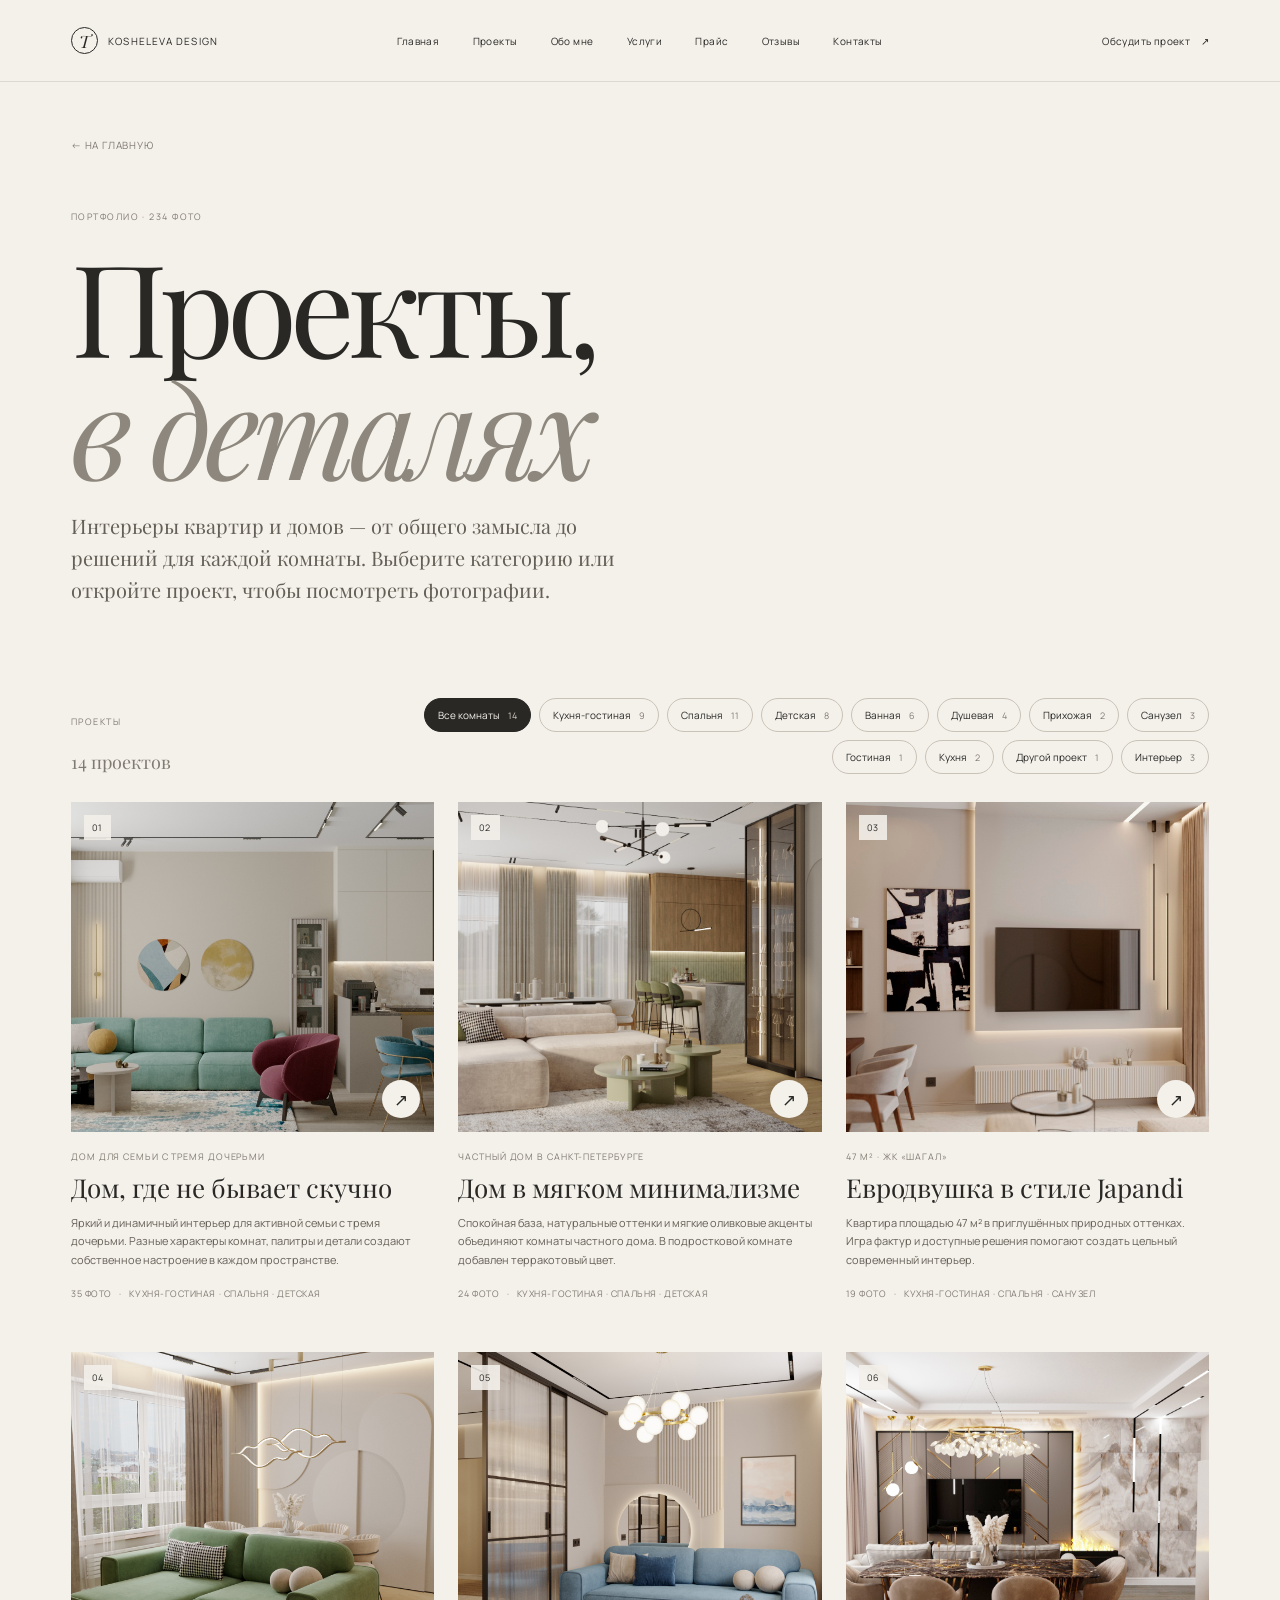
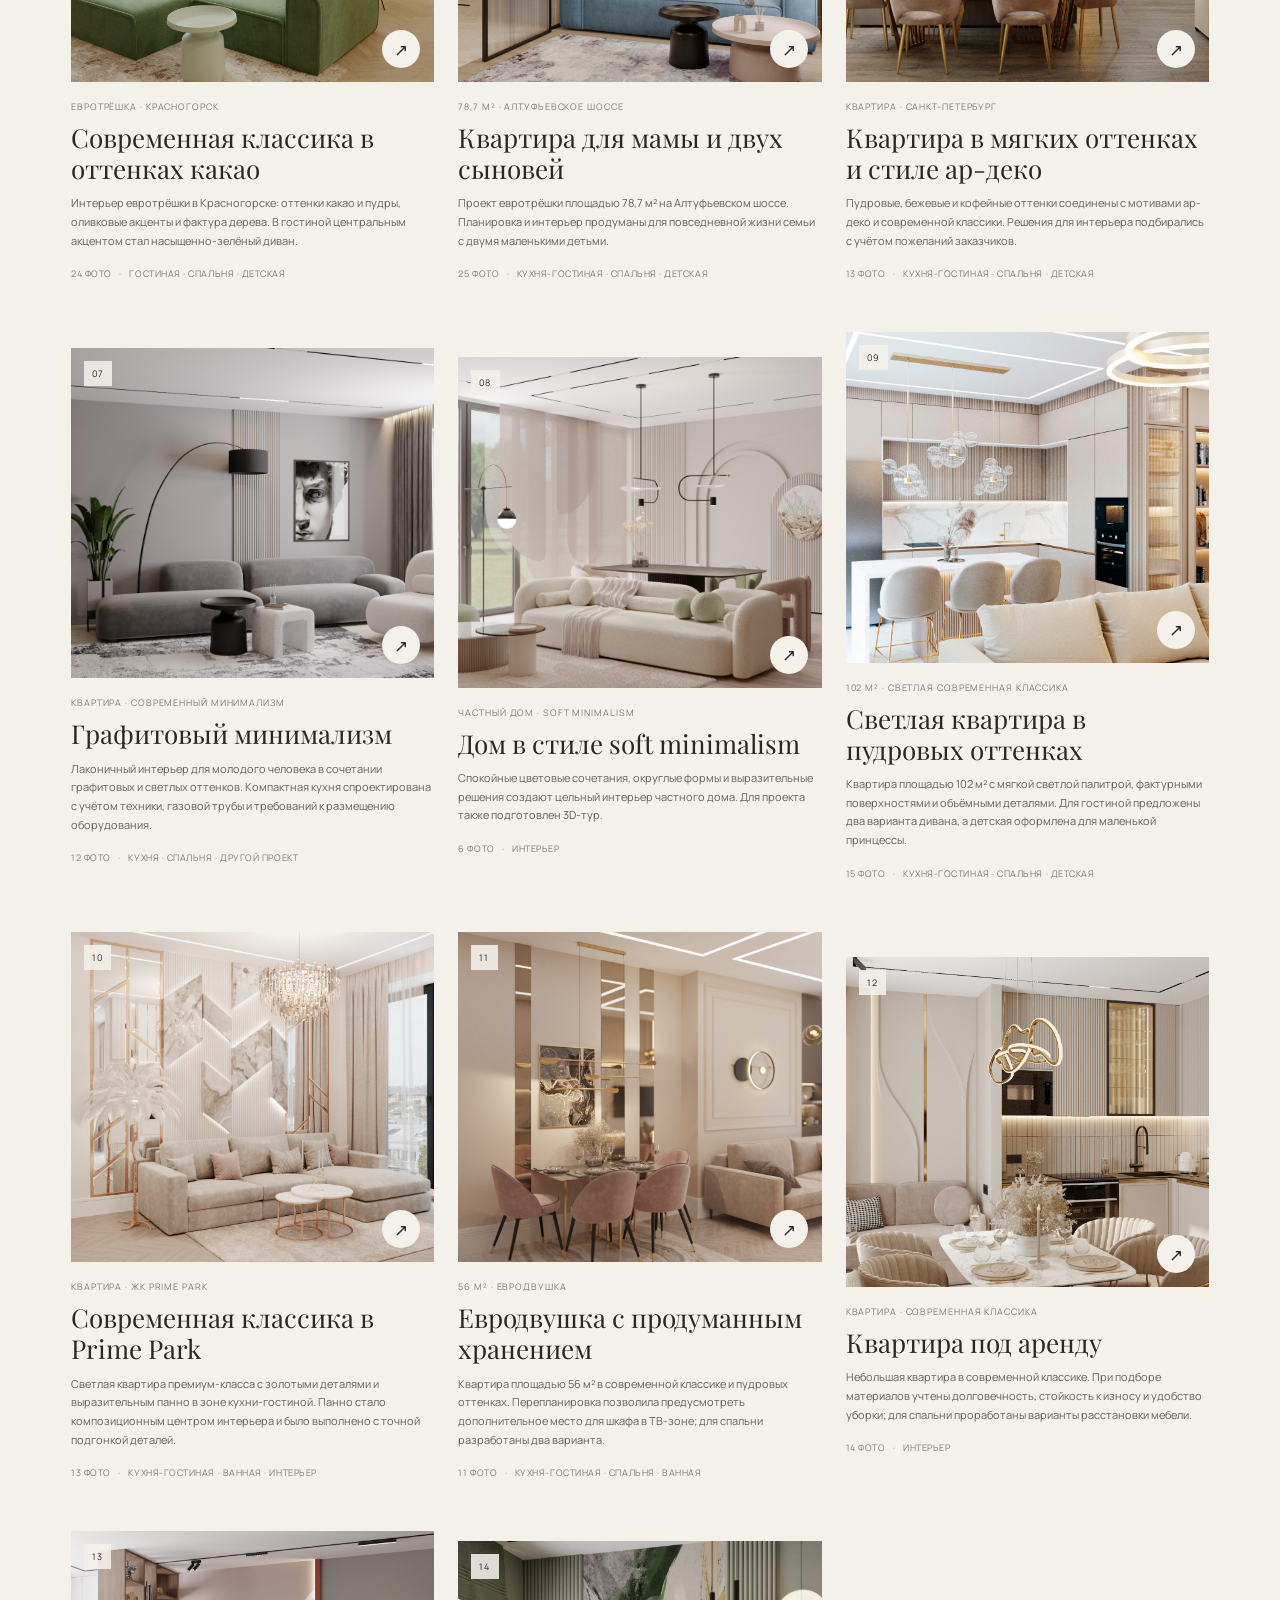
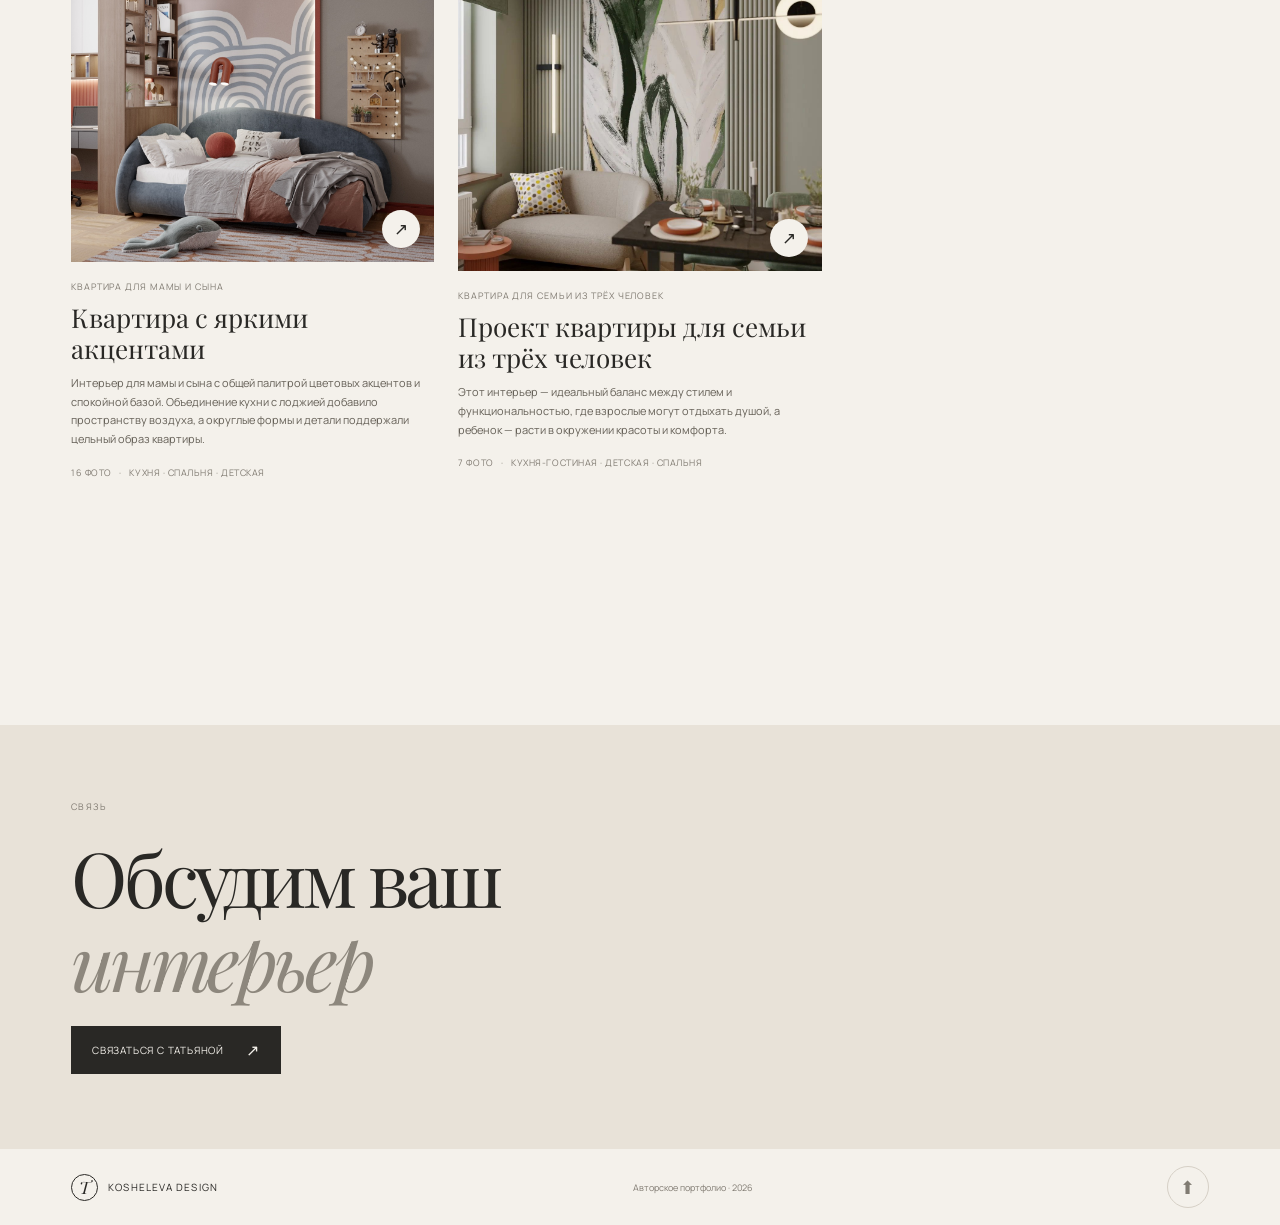
<file: projects.html>
<!doctype html>
<html lang="ru">
<head>
  <meta charset="utf-8">
  <meta name="viewport" content="width=device-width, initial-scale=1">
  <meta name="theme-color" content="#f4f1eb">
  <title>Кошелева - дизайн интерьера</title>
  <meta name="description" content="Реализованные проекты интерьеров. Фотографии квартир и домов с фильтрами по комнатам и проектам.">
  <link rel="preconnect" href="https://fonts.googleapis.com">
  <link rel="preconnect" href="https://fonts.gstatic.com" crossorigin>
  <link href="https://fonts.googleapis.com/css2?family=Manrope:wght@400;500;600&family=Playfair+Display:wght@400;500&display=swap" rel="stylesheet">
  <link rel="stylesheet" href="style.css?v=contacts-20261022">
</head>
<body class="works-page">
  <a class="skip-link" href="#main">Перейти к содержанию</a>
  <header class="site-header" id="top">
    <a class="brand" href="index.html#top" aria-label="На главную"><span class="brand-mark">Т</span><span>Kosheleva design</span></a>
    <button class="menu-toggle" aria-label="Открыть меню" aria-expanded="false" aria-controls="main-nav"><span></span><span></span></button>
    <nav class="nav" id="main-nav" aria-label="Основная навигация">
      <a href="index.html#top">Главная</a><a href="#top" aria-current="page">Проекты</a><a href="index.html#about">Обо мне</a><a href="index.html#services">Услуги</a><a href="index.html#pricing">Прайс</a><a href="index.html#reviews">Отзывы</a><a href="index.html#contact">Контакты</a>
    </nav>
    <a class="header-note" href="index.html#contact">Обсудить проект <span>↗</span></a>
  </header>
  <main id="main">
    <section class="works-intro section">
      <a class="back-link" href="index.html#projects">← На главную</a>
      <p class="eyebrow">ПОРТФОЛИО · <span id="works-photo-total">234</span> ФОТО</p>
      <h1>Проекты,<br><em>в деталях</em></h1>
      <p class="works-lede">Интерьеры квартир и домов — от общего замысла до решений для каждой комнаты. Выберите категорию или откройте проект, чтобы посмотреть фотографии.</p>
    </section>
    <section class="works-catalog section" aria-label="Каталог проектов">
      <div class="works-toolbar"><div><p class="eyebrow">ПРОЕКТЫ</p><p class="works-result" id="works-result" aria-live="polite"></p></div><div class="works-filters" id="works-filters" aria-label="Фильтр по комнатам"></div></div>
      <div class="works-grid" id="works-grid"></div>
    </section>
    <section class="works-contact" aria-labelledby="works-contact-title">
      <p class="eyebrow">СВЯЗЬ</p>
      <h2 id="works-contact-title">Обсудим ваш<br><em>интерьер</em></h2>
      <a class="contact-primary" href="index.html#contact">Связаться с Татьяной <span aria-hidden="true">↗</span></a>
    </section>
  </main>
  <footer class="footer"><a class="brand" href="index.html#top"><span class="brand-mark">Т</span><span>Kosheleva design</span></a><span>Авторское портфолио · <span id="year"></span></span><a class="round-link" href="#top" aria-label="Наверх">⬆</a></footer>

  <dialog class="work-dialog" id="work-dialog" aria-label="Фотографии проекта">
    <button class="work-dialog-close" type="button" aria-label="Закрыть проект">×</button>
    <div class="work-dialog-inner"><header class="work-dialog-head"><p class="eyebrow" id="dialog-kicker"></p><h2 id="dialog-title"></h2><p class="work-dialog-summary" id="dialog-summary"></p></header><div class="room-filters" id="room-filters" aria-label="Фильтр фотографий по комнате"></div><p class="room-result" id="room-result" aria-live="polite"></p><div class="work-photo-grid" id="work-photo-grid"></div></div>
  </dialog>
  <dialog class="photo-viewer" id="photo-viewer" aria-label="Просмотр фотографии"><button class="viewer-close" type="button" aria-label="Закрыть просмотр">×</button><button class="viewer-arrow viewer-prev" type="button" aria-label="Предыдущее фото">←</button><figure><img id="viewer-image" alt=""><figcaption id="viewer-caption"></figcaption></figure><button class="viewer-arrow viewer-next" type="button" aria-label="Следующее фото">→</button></dialog>
  <script src="data.js" defer></script><script src="works-data.js" defer></script><script src="projects.js?v=5d00383" defer></script><script src="menu.js?v=mobile-nav-fix-20261021" defer></script>
</body>
</html>
</file>
<file: style.css>
:root {
    --paper: #f4f1eb;
    --paper-2: #e8e2d8;
    --ink: #292825;
    --muted: #807b72;
    --line: #d6d0c6;
    --serif: 'Playfair Display', Georgia, serif;
    --sans: 'Manrope', Arial, sans-serif;
    --gutter: clamp(22px, 5.55vw, 88px);
    --ease: cubic-bezier(.22, .61, .36, 1)
}

* {
    box-sizing: border-box;
    touch-action: manipulation;
}

html {
    scroll-behavior: smooth;
    scroll-padding-top: 82px
}

body {
    margin: 0;
    background: var(--paper);
    color: var(--ink);
    font-family: var(--sans);
    font-size: 14px;
    -webkit-font-smoothing: antialiased
}

body.dialog-open,
body.menu-open {
    overflow: hidden
}

a {
    color: inherit;
    text-decoration: none
}

button {
    font: inherit;
    color: inherit
}

.skip-link {
    position: absolute;
    left: -999px;
    top: 8px;
    z-index: 99;
    padding: 12px;
    background: #fff
}

.skip-link:focus {
    left: 8px
}

.site-header {
    height: 82px;
    padding: 0 var(--gutter);
    display: grid;
    grid-template-columns: 1fr auto 1fr;
    align-items: center;
    border-bottom: 1px solid rgba(41, 40, 37, .12);
    position: relative;
    z-index: 20
}

.brand {
    display: inline-flex;
    align-items: center;
    gap: 10px;
    font-size: 10px;
    letter-spacing: .12em;
    text-transform: uppercase;
    white-space: nowrap
}

.brand-mark {
    display: grid;
    place-items: center;
    width: 27px;
    height: 27px;
    border: 1px solid var(--ink);
    border-radius: 50%;
    font: italic 17px var(--serif);
    letter-spacing: 0
}

.nav {
    display: flex;
    gap: clamp(18px, 2.6vw, 42px);
    align-items: center
}

.nav a,
.header-note {
    font-size: 10px;
    letter-spacing: .04em;
    transition: opacity .2s
}

.nav a:hover,
.header-note:hover {
    opacity: .55
}

.header-note {
    justify-self: end
}

.header-note span {
    margin-left: 8px
}

.menu-toggle {
    display: none
}

.hero {
    padding: 37px var(--gutter) 0;
    position: relative
}

.hero-copy {
    display: grid;
    grid-template-columns: 1fr 1fr;
    align-items: end;
    padding: 25px 0 38px
}

.eyebrow {
    font-size: 9px;
    letter-spacing: .16em;
    color: var(--muted);
    margin: 0 0 22px
}

.hero-eyebrow {
    grid-column: 1/-1;
    display: flex;
    align-items: center;
    gap: 12px;
    margin-bottom: 25px
}

.eyebrow-line {
    height: 1px;
    width: 31px;
    background: var(--muted)
}

h1,
h2,
h3,
p {
    margin-top: 0
}

h1,
h2 {
    font: 400 clamp(48px, 7vw, 104px)/.98 var(--serif);
    letter-spacing: -.055em;
    margin: 0
}

h1 em,
h2 em,
.contact h2 em {
    font-weight: 400;
    color: #8d877d
}

.hero-copy h1 {
    grid-column: 1/-1;
    max-width: 950px
}

.hero-copy h1 em {
    font-style: italic
}

.hero-bottom {
    grid-column: 2;
    display: flex;
    justify-content: space-between;
    align-items: end;
    padding: 24px 0 0 10px
}

.hero-bottom p {
    max-width: 360px;
    font-size: 12px;
    line-height: 1.85;
    color: #67635c;
    margin: 0
}

.round-link {
    width: 42px;
    height: 42px;
    border: 1px solid var(--line);
    display: grid;
    place-items: center;
    border-radius: 50%;
    font-size: 18px;
    transition: background .25s, color .25s
}

.round-link:hover {
    background: var(--ink);
    color: var(--paper)
}

.hero-image-wrap {
    height: clamp(330px, 48vw, 690px);
    position: relative;
    overflow: hidden;
    background: #d6d0c6
}

.hero-image {
    width: 100%;
    height: 100%;
    object-fit: cover;
    object-position: center 55%;
    display: block
}

.image-caption {
    position: absolute;
    bottom: 0;
    left: 0;
    right: 0;
    padding: 16px 21px;
    color: white;
    display: flex;
    justify-content: space-between;
    font-size: 9px;
    letter-spacing: .1em;
    text-transform: uppercase;
    background: linear-gradient(transparent, rgba(0, 0, 0, .35))
}

.hero-stamp {
    position: absolute;
    right: 6%;
    top: 12%;
    width: 100px;
    height: 100px;
    border: 1px solid rgba(255, 255, 255, .7);
    border-radius: 50%;
    display: grid;
    place-content: center;
    text-align: center;
    color: white;
    font: italic 16px/1.15 var(--serif);
    transform: rotate(9deg)
}

.hero-meta {
    display: flex;
    justify-content: space-between;
    padding: 17px 0 0;
    color: var(--muted);
    font-size: 9px;
    letter-spacing: .05em
}

.section {
    padding: clamp(100px, 13vw, 190px) var(--gutter)
}

.section-heading {
    display: grid;
    grid-template-columns: 1.2fr .8fr;
    align-items: end;
    margin-bottom: 72px
}

.section-heading h2,
.about h2,
.services h2,
.reviews h2 {
    font-size: clamp(55px, 7.6vw, 110px)
}

.section-heading h2 em,
.about h2 em,
.services h2 em,
.reviews h2 em {
    font-style: italic
}

.section-intro {
    max-width: 340px;
    justify-self: end;
    font: 18px/1.65 var(--serif);
    color: #5f5b54;
    margin: 0 0 7px
}

.project-grid {
    display: grid;
    grid-template-columns: 1fr 1fr;
    column-gap: clamp(22px, 6vw, 94px);
    row-gap: 95px
}

.project-card {
    position: relative;
    display: block;
    text-align: left;
    padding: 0;
    border: 0;
    background: none;
    cursor: pointer;
    min-width: 0
}

.project-card-2,
.project-card-4 {
    margin-top: 105px
}

.project-card-3 {
    width: 82%;
    margin-left: 11%
}

.project-card-5 {
    width: 84%;
    margin-left: 8%;
    margin-top: -48px
}

.project-photo {
    display: block;
    overflow: hidden;
    position: relative;
    background: #ddd6ca;
    aspect-ratio: 1.35
}

.project-card-2 .project-photo {
    aspect-ratio: 1.03
}

.project-card-3 .project-photo {
    aspect-ratio: 1.05
}

.project-card-4 .project-photo {
    aspect-ratio: 1.25
}

.project-card-5 .project-photo {
    aspect-ratio: 1.5
}

.project-photo img {
    display: block;
    width: 100%;
    height: 100%;
    object-fit: cover;
    transition: transform .8s var(--ease), filter .5s
}

.project-card:hover .project-photo img {
    transform: scale(1.035);
    filter: brightness(.92)
}

.project-open {
    position: absolute;
    right: 16px;
    bottom: 16px;
    width: 42px;
    height: 42px;
    background: var(--paper);
    border-radius: 50%;
    display: grid;
    place-items: center;
    font-size: 18px;
    opacity: 0;
    transform: translateY(5px);
    transition: .25s
}

.project-card:hover .project-open,
.project-card:focus-visible .project-open {
    opacity: 1;
    transform: none
}

.project-meta {
    display: flex;
    flex-direction: column;
    gap: 6px;
    padding-top: 17px
}

.project-title {
    font: 26px var(--serif)
}

.project-kind {
    font-size: 9px;
    color: var(--muted);
    letter-spacing: .04em
}

.project-kind i {
    font-style: normal;
    padding: 0 4px
}

.project-count {
    position: absolute;
    right: 0;
    bottom: 19px;
    font-size: 9px;
    color: var(--muted)
}

.sample-note {
    font-size: 9px;
    line-height: 1.7;
    color: var(--muted);
    letter-spacing: .03em;
    margin: 40px 0 0
}

.about {
    display: grid;
    grid-template-columns: .92fr 1.08fr;
    gap: clamp(40px, 10vw, 150px);
    align-items: center;
    background: var(--paper-2);
    padding-top: clamp(90px, 12vw, 170px);
    padding-bottom: clamp(90px, 12vw, 170px)
}

.about-photo {
    height: clamp(420px, 58vw, 740px);
    position: relative;
    max-width: 570px
}

.about-photo img {
    width: 100%;
    height: 100%;
    object-fit: cover;
    object-position: center top
}

.photo-index {
    position: absolute;
    bottom: 17px;
    left: 17px;
    color: white;
    font-size: 8px;
    letter-spacing: .14em
}

.about-copy {
    position: relative;
    padding: 30px 0
}

.about-copy h2 {
    margin-bottom: 40px
}

.about-text {
    font-size: 12px;
    line-height: 1.9;
    color: #625e57;
    max-width: 460px
}

.signature {
    display: flex;
    align-items: center;
    gap: 14px;
    margin-top: 34px;
    font: italic 18px var(--serif)
}

.signature-line {
    width: 38px;
    height: 1px;
    background: var(--ink)
}

.about-number {
    position: absolute;
    right: 0;
    bottom: 0;
    font: italic 60px var(--serif);
    color: rgba(41, 40, 37, .12)
}

.services {
    display: grid;
    grid-template-columns: .8fr 1.2fr;
    gap: 10vw
}

.services-head {
    position: sticky;
    top: 120px;
    align-self: start
}

.services h2 {
    margin-bottom: 30px
}

.services-head>p:last-child {
    font: 16px/1.7 var(--serif);
    color: #716b62;
    max-width: 300px
}

.service-list {
    border-top: 1px solid var(--line)
}

.service-row {
    display: grid;
    grid-template-columns: 42px 1fr 1fr 20px;
    gap: 14px;
    align-items: center;
    min-height: 112px;
    border-bottom: 1px solid var(--line)
}

.service-no {
    font-size: 9px;
    color: var(--muted)
}

.service-row h3 {
    font: 24px var(--serif);
    font-weight: 400;
    margin: 0
}

.service-row p {
    font-size: 10px;
    line-height: 1.7;
    color: var(--muted);
    max-width: 235px;
    margin: 0
}

.service-arrow {
    font-size: 17px;
    color: var(--muted)
}

.quote-band {
    background: #30302d;
    color: #f4f1eb;
    min-height: 320px;
    padding: 70px var(--gutter);
    display: flex;
    flex-direction: column;
    align-items: center;
    justify-content: center;
    text-align: center
}

.quote-mark {
    font: 60px/.6 var(--serif);
    color: #aba398
}

.quote-band p {
    font: clamp(27px, 4vw, 49px)/1.25 var(--serif);
    max-width: 780px;
    margin: 22px auto 28px
}

.quote-band em {
    color: #b6afa3
}

.quote-rule {
    width: 38px;
    height: 1px;
    background: #a49d92
}

.reviews {
    background: #e9e4db
}

.reviews-head {
    display: flex;
    justify-content: space-between;
    align-items: end
}

.reviews h2 {
    margin-bottom: 0
}

.review-controls {
    display: flex;
    align-items: center;
    gap: 16px;
    padding-bottom: 10px;
    font-size: 9px;
    color: var(--muted)
}

.review-arrow {
    width: 38px;
    height: 38px;
    border-radius: 50%;
    border: 1px solid #bfb8ad;
    background: none;
    font-size: 16px;
    cursor: pointer;
    transition: .2s
}

.review-arrow:hover {
    background: var(--ink);
    color: white
}

.review-stage {
    min-height: 310px;
    display: grid;
    align-items: center;
    max-width: 840px;
    margin: 26px auto 0
}

.review-stage blockquote {
    margin: 0
}

.review-quote {
    font: 65px/.6 var(--serif);
    color: #9c958a
}

.review-stage blockquote>p {
    font: clamp(25px, 3.4vw, 44px)/1.4 var(--serif);
    max-width: 800px;
    margin: 8px 0 28px
}

.review-stage footer {
    display: flex;
    gap: 20px;
    font-size: 9px;
    letter-spacing: .08em;
    text-transform: uppercase;
    color: var(--muted)
}

.footer {
    min-height: 76px;
    padding: 16px var(--gutter);
    display: flex;
    align-items: center;
    justify-content: space-between;
    background: var(--paper);
    font-size: 9px;
    color: var(--muted)
}

.footer .brand {
    color: var(--ink)
}

.project-dialog {
    border: 0;
    padding: 0;
    width: min(100%, 1100px);
    max-width: none;
    height: 100%;
    max-height: 100%;
    background: var(--paper);
    color: var(--ink);
    overflow: auto
}

.project-dialog::backdrop {
    background: rgba(20, 19, 17, .76);
    backdrop-filter: blur(4px)
}

.dialog-close {
    position: fixed;
    z-index: 3;
    top: 20px;
    right: 24px;
    width: 48px;
    height: 48px;
    border: 1px solid rgba(41, 40, 37, .35);
    background: var(--paper);
    border-radius: 50%;
    font-size: 28px;
    line-height: 1;
    cursor: pointer
}

.dialog-content {
    padding: 70px clamp(20px, 6vw, 78px) 40px
}

.dialog-head {
    max-width: 760px;
    margin: 0 auto 36px
}

.dialog-head h2 {
    font-size: clamp(44px, 7vw, 78px);
    margin-bottom: 12px
}

.dialog-head>p:not(.eyebrow) {
    font-size: 10px;
    color: var(--muted)
}

.dialog-head .dialog-description {
    font: 17px/1.7 var(--serif) !important;
    color: var(--ink) !important;
    max-width: 620px;
    margin-top: 24px
}

.dialog-gallery {
    display: grid;
    gap: 12px
}

.dialog-photo {
    display: none;
    margin: 0;
    aspect-ratio: 1.55;
    background: #ddd6ca
}

.dialog-photo.is-active {
    display: block
}

.dialog-photo img {
    width: 100%;
    height: 100%;
    object-fit: cover
}

.dialog-controls {
    display: flex;
    align-items: center;
    justify-content: center;
    gap: 20px;
    padding: 22px
}

.dialog-controls button {
    border: 1px solid var(--line);
    background: none;
    width: 40px;
    height: 40px;
    border-radius: 50%;
    font-size: 17px;
    cursor: pointer
}

.dialog-image-count {
    font-size: 9px;
    color: var(--muted)
}

:focus-visible {
    outline: 2px solid #8c6044;
    outline-offset: 4px
}

@media(max-width:800px) {
    .site-header {
        height: 68px;
        grid-template-columns: 1fr auto
    }

    .header-note {
        display: none
    }

    .menu-toggle {
        display: flex;
        justify-self: end;
        width: 42px;
        height: 42px;
        border: 0;
        background: none;
        flex-direction: column;
        justify-content: center;
        gap: 6px;
        cursor: pointer;
        z-index: 3
    }

    .menu-toggle span {
        height: 1px;
        width: 22px;
        background: var(--ink);
        transition: transform .2s
    }

    .menu-toggle[aria-expanded=true] span:first-child {
        transform: translateY(3.5px) rotate(45deg)
    }

    .menu-toggle[aria-expanded=true] span:last-child {
        transform: translateY(-3.5px) rotate(-45deg)
    }

    .nav {
        position: fixed;
        inset: 0;
        height: 100vh;
        height: 100dvh;
        box-sizing: border-box;
        background: var(--paper);
        z-index: 2;
        display: flex;
        flex-direction: column;
        align-items: flex-start;
        justify-content: center;
        padding: max(78px, calc(env(safe-area-inset-top) + 68px)) var(--gutter) max(28px, env(safe-area-inset-bottom));
        gap: 12px;
        overflow-y: auto;
        overscroll-behavior: contain;
        -webkit-overflow-scrolling: touch;
        opacity: 0;
        visibility: hidden;
        transition: opacity .25s, visibility .25s
    }

    .nav.is-open {
        opacity: 1;
        visibility: visible
    }

    .nav a {
        padding: 5px 0;
        font: clamp(28px, 7vw, 38px)/1.15 var(--serif)
    }

    .hero {
        padding-top: 20px
    }

    .hero-copy {
        padding: 36px 0 26px
    }

    .hero h1 {
        font-size: clamp(53px, 11vw, 90px)
    }

    .hero-bottom {
        grid-column: 1/-1;
        padding: 24px 0 0
    }

    .hero-image-wrap {
        height: 65vh;
        min-height: 400px;
        max-height: 620px
    }

    .hero-meta span:last-child {
        display: none
    }

    .section-heading {
        grid-template-columns: 1fr;
        gap: 24px;
        margin-bottom: 42px
    }

    .section-intro {
        justify-self: start;
        font-size: 16px
    }

    .project-grid {
        column-gap: 22px;
        row-gap: 50px
    }

    .project-card-2,
    .project-card-4 {
        margin-top: 55px
    }

    .project-card-3 {
        width: 92%;
        margin-left: 4%
    }

    .project-card-5 {
        width: 92%;
        margin-left: 4%;
        margin-top: -20px
    }

    .project-title {
        font-size: 21px
    }

    .about {
        gap: 38px;
        grid-template-columns: .85fr 1.15fr
    }

    .about-photo {
        height: 520px
    }

    .about h2 {
        font-size: clamp(48px, 8vw, 74px)
    }

    .services {
        grid-template-columns: 1fr;
        gap: 35px
    }

    .services-head {
        position: static
    }

    .services h2 {
        font-size: 72px
    }

    .service-row {
        grid-template-columns: 30px 1fr 20px;
        padding: 20px 0
    }

    .service-row p {
        grid-column: 2;
        grid-row: 2;
        max-width: 340px
    }

    .service-arrow {
        grid-column: 3;
        grid-row: 1
    }

    .review-stage {
        min-height: 260px
    }

    .contact-orbit {
        right: -4%;
        top: 38%
    }
}

@media(max-width:540px) {
    :root {
        --gutter: 22px
    }

    .hero {
        padding-top: 7px
    }

    .hero-copy {
        padding: 31px 0 22px
    }

    .hero-eyebrow {
        font-size: 8px;
        margin-bottom: 19px
    }

    .hero h1 {
        font-size: clamp(47px, 12.8vw, 68px);
        line-height: 1.01
    }

    .hero-bottom p {
        font-size: 11px;
        max-width: 265px
    }

    .round-link {
        width: 38px;
        height: 38px;
        flex: none
    }

    .hero-image-wrap {
        height: 68vh;
        min-height: 390px;
        max-height: 570px
    }

    .hero-stamp {
        width: 77px;
        height: 77px;
        font-size: 12px;
        right: 5%;
        top: 8%
    }

    .image-caption {
        font-size: 7px;
        padding: 12px
    }

    .hero-meta {
        font-size: 8px
    }

    .section {
        padding: 90px var(--gutter)
    }

    .section-heading h2,
    .reviews h2 {
        font-size: 61px
    }

    .project-grid {
        grid-template-columns: 1fr;
        row-gap: 38px
    }

    .project-card-2,
    .project-card-4,
    .project-card-5 {
        margin: 0;
        width: 100%
    }

    .project-card-3 {
        width: 90%;
        margin-left: 10%
    }

    .project-photo,
    .project-card-2 .project-photo,
    .project-card-3 .project-photo,
    .project-card-4 .project-photo,
    .project-card-5 .project-photo {
        aspect-ratio: 1.15
    }

    .project-title {
        font-size: 24px
    }

    .project-count {
        bottom: 18px
    }

    .sample-note {
        margin-top: 28px
    }

    .about {
        grid-template-columns: 1fr;
        padding-top: 82px;
        padding-bottom: 80px;
        gap: 36px
    }

    .about-photo {
        height: 105vw;
        max-height: 530px;
        width: 82%
    }

    .about-copy {
        padding: 0
    }

    .about h2 {
        font-size: clamp(55px, 14vw, 75px);
        margin-bottom: 28px
    }

    .about-number {
        font-size: 46px
    }

    .services {
        padding-top: 90px;
        padding-bottom: 90px
    }

    .services h2 {
        font-size: 61px
    }

    .service-row h3 {
        font-size: 22px
    }

    .service-row p {
        font-size: 9px
    }

    .quote-band {
        min-height: 270px;
        padding-top: 60px;
        padding-bottom: 60px
    }

    .quote-band p {
        font-size: 30px
    }

    .reviews-head {
        align-items: end
    }

    .review-controls {
        gap: 8px
    }

    .review-arrow {
        width: 34px;
        height: 34px
    }

    .review-stage {
        min-height: 290px;
        margin-top: 10px
    }

    .review-stage blockquote>p {
        font-size: 28px
    }

    .review-stage footer {
        flex-direction: column;
        gap: 8px
    }

    .contact {
        padding-top: 70px;
        padding-bottom: 65px
    }

    .contact-top {
        align-items: flex-start;
        gap: 10px;
        margin-bottom: 40px
    }

    .contact-top>span {
        max-width: 135px;
        text-align: right;
        font-size: 9px
    }

    .contact h2 {
        font-size: clamp(48px, 12.2vw, 65px)
    }

    .contact-bottom {
        margin-top: 33px;
        display: block
    }

    .contact-bottom>p {
        font-size: 15px;
        margin-bottom: 25px;
        max-width: 270px
    }

    .contact-actions {
        gap: 16px
    }

    .contact-primary {
        min-height: 50px
    }

    .contact-orbit {
        top: 47%;
        right: -13%;
        width: 150px;
        height: 150px
    }

    .contact-hint {
        max-width: 200px
    }

    .footer {
        gap: 12px;
        flex-wrap: wrap
    }

    .footer>span {
        order: 3;
        width: 100%
    }

    .dialog-content {
        padding: 76px 18px 28px
    }

    .dialog-close {
        top: 12px;
        right: 12px;
        width: 42px;
        height: 42px
    }

    .dialog-photo {
        aspect-ratio: .9
    }

    .dialog-head .dialog-description {
        font-size: 15px !important
    }
}

@media(prefers-reduced-motion:reduce) {

    *,
    *::before,
    *::after {
        scroll-behavior: auto !important;
        animation-duration: .01ms !important;
        animation-iteration-count: 1 !important;
        transition-duration: .01ms !important
    }
}

/* Отзывы: все тексты видны сразу, в удобной адаптивной сетке. */
.reviews-total {
    margin: 0 0 10px;
    color: var(--muted);
    font-size: 10px;
    letter-spacing: .12em;
    text-transform: uppercase;
}

.review-grid {
    display: grid;
    grid-template-columns: repeat(2, minmax(0, 1fr));
    gap: 18px;
    margin-top: 42px;
}

.review-card {
    position: relative;
    display: flex;
    gap: 18px;
    min-width: 0;
    padding: clamp(24px, 3.2vw, 42px);
    background: #f4f1eb;
    border: 1px solid rgba(44, 42, 38, .08);
}

.review-card-mark {
    flex: 0 0 auto;
    color: #aaa295;
    font: 54px/.8 var(--serif);
}

.review-card blockquote {
    min-width: 0;
    margin: 0;
}

.review-card blockquote p {
    margin: 0 0 28px;
    color: var(--ink);
    font: 17px/1.75 var(--serif);
    white-space: pre-line;
}

.review-card footer {
    display: flex;
    flex-wrap: wrap;
    align-items: baseline;
    justify-content: space-between;
    gap: 10px 16px;
    padding-top: 16px;
    border-top: 1px solid #d9d3c9;
}

.review-author {
    color: var(--ink);
    font-size: 10px;
    font-weight: 600;
    letter-spacing: .12em;
}

.review-number {
    color: var(--muted);
    font-size: 9px;
    letter-spacing: .1em;
}

@media (max-width: 720px) {
    .review-grid {
        grid-template-columns: 1fr;
        gap: 12px;
        margin-top: 28px;
    }

    .review-card {
        padding: 24px 20px;
        gap: 12px;
    }

    .review-card-mark {
        font-size: 42px;
    }

    .review-card blockquote p {
        font-size: 16px;
        line-height: 1.7;
    }
}


/* Реальные проекты на главной и отдельный каталог работ. */
.project-card-2, .project-card-3, .project-card-4, .project-card-5,
.project-card:nth-child(n) { width: auto; margin: 0; }
.project-card:nth-child(n) .project-photo { aspect-ratio: 1.35; }
.project-card { cursor: pointer; }
.project-card:focus-visible, .works-card:focus-visible, .filter-chip:focus-visible,
.room-chip:focus-visible, .work-photo:focus-visible { outline: 2px solid #726b5e; outline-offset: 4px; }
.project-meta { padding-right: 78px; padding-bottom: 20px; }
.project-description { max-width: 620px; margin-top: 5px; color: #5f5b54; font-size: 12px; line-height: 1.7; }
.project-count { bottom: 21px; }
.projects-all-link { display: flex; justify-content: space-between; align-items: center; width: min(100%, 480px); margin: 76px auto 0; padding: 19px 0; border-top: 1px solid var(--line); border-bottom: 1px solid var(--line); font-size: 11px; letter-spacing: .1em; text-transform: uppercase; }
.projects-all-link span { font-size: 18px; transition: transform .25s var(--ease); }
.projects-all-link:hover span { transform: translate(4px,-4px); }

.works-intro { padding-top: 52px; padding-bottom: 60px; }
.back-link { display: inline-block; margin-bottom: 58px; color: var(--muted); font-size: 10px; letter-spacing: .08em; text-transform: uppercase; }
.works-intro h1 { margin: 16px 0 22px; font: clamp(64px, 10vw, 142px)/.95 var(--serif); letter-spacing: -.055em; }
.works-intro h1 em, .works-contact h2 em { font-weight: 400; }
.works-lede { max-width: 580px; margin: 0; color: #656057; font: 20px/1.6 var(--serif); }
.works-catalog { padding-top: 32px; }
.works-toolbar { display: flex; justify-content: space-between; align-items: end; gap: 28px; margin-bottom: 28px; }
.works-result { margin: 8px 0 0; color: var(--muted); font: 18px var(--serif); }
.works-filters, .room-filters { display: flex; flex-wrap: wrap; gap: 8px; }
.works-filters { justify-content: end; max-width: 820px; }
.filter-chip, .room-chip { display: inline-flex; align-items: center; gap: 8px; border: 1px solid #c9c2b7; border-radius: 999px; background: transparent; padding: 9px 13px; font-size: 10px; cursor: pointer; transition: background .2s, color .2s, border-color .2s; }
.filter-chip span, .room-chip span { color: var(--muted); font-size: 9px; }
.filter-chip:hover, .room-chip:hover, .filter-chip.is-active, .room-chip.is-active { background: var(--ink); border-color: var(--ink); color: var(--paper); }
.filter-chip.is-active span, .room-chip.is-active span { color: #d9d3c9; }
.works-grid { display: grid; grid-template-columns: repeat(3, minmax(0, 1fr)); gap: 52px 24px; }
.works-card { display: block; width: 100%; padding: 0; border: 0; background: none; text-align: left; cursor: pointer; }
.works-card-photo { position: relative; display: block; overflow: hidden; aspect-ratio: 1.1; background: #e5dfd4; }
.works-card-photo img { display: block; width: 100%; height: 100%; object-fit: cover; transition: transform .7s var(--ease); }
.works-card:hover .works-card-photo img { transform: scale(1.035); }
.works-card-arrow { position: absolute; right: 14px; bottom: 14px; display: grid; place-items: center; width: 38px; height: 38px; border-radius: 50%; background: var(--paper); font-size: 17px; transition: transform .2s; }
.works-card:hover .works-card-arrow { transform: translate(3px,-3px); }
.works-card-index { position: absolute; top: 13px; left: 13px; padding: 6px 8px; background: rgba(244,241,235,.88); font-size: 9px; letter-spacing: .12em; }
.works-card-copy { display: flex; flex-direction: column; align-items: start; padding-top: 18px; }
.works-card-kicker { margin-bottom: 9px; color: var(--muted); font-size: 9px; letter-spacing: .1em; text-transform: uppercase; }
.works-card-title { font: 26px/1.2 var(--serif); }
.works-card-summary { margin-top: 10px; color: #656057; font-size: 11px; line-height: 1.7; }
.works-card-meta { margin-top: 17px; color: var(--muted); font-size: 9px; letter-spacing: .06em; text-transform: uppercase; }
.works-card-meta i { padding: 0 5px; font-style: normal; }
.works-contact { position: relative; margin-top: 80px; padding: 75px var(--gutter); background: var(--paper-2); }
.works-contact h2 { margin: 15px 0 0; font: clamp(38px, 6vw, 76px)/1.1 var(--serif); }
.works-contact .round-link { position: absolute; right: var(--gutter); bottom: 70px; }
.work-dialog { position: fixed; inset: auto; width: min(1100px, calc(100vw - 36px)); max-width: none; height: min(92dvh, 1000px); max-height: none; margin: auto; padding: 0; overflow: auto; border: 0; background: var(--paper); color: var(--ink); box-shadow: 0 24px 90px rgba(28,25,21,.28); }
.work-dialog::backdrop { background: rgba(28,25,21,.68); backdrop-filter: blur(4px); }
.work-dialog-close { position: sticky; z-index: 2; top: 14px; float: right; display: grid; place-items: center; width: 42px; height: 42px; margin: 14px 14px -56px 0; border: 1px solid #c9c2b7; border-radius: 50%; background: var(--paper); font-size: 26px; cursor: pointer; }
.work-dialog-inner { padding: clamp(26px, 5vw, 60px); }
.work-dialog-head { max-width: 760px; padding-right: 45px; }
.work-dialog-head h2 { margin: 12px 0; font: clamp(38px, 6vw, 70px)/1.04 var(--serif); }
.work-dialog-summary { color: #656057; font-size: 13px; line-height: 1.8; }
.room-filters { margin-top: 30px; padding: 15px 0; border-top: 1px solid var(--line); border-bottom: 1px solid var(--line); }
.room-result { margin: 18px 0; color: var(--muted); font-size: 10px; letter-spacing: .1em; text-transform: uppercase; }
.work-photo-grid { display: grid; grid-template-columns: repeat(2,minmax(0,1fr)); gap: 14px; }
.work-photo { position: relative; display: block; min-width: 0; padding: 0; overflow: hidden; border: 0; background: #e4ded4; cursor: zoom-in; }
.work-photo img { display: block; width: 100%; aspect-ratio: 1.25; object-fit: cover; transition: transform .4s; }
.work-photo:hover img { transform: scale(1.02); }
.work-photo span { position: absolute; bottom: 10px; left: 10px; padding: 7px 9px; background: rgba(244,241,235,.92); font-size: 9px; letter-spacing: .06em; }
.photo-viewer { position: fixed; z-index: 100; inset: 0; display: grid; grid-template-columns: 64px minmax(0,1fr) 64px; align-items: center; justify-items: center; gap: 12px; width: 100vw; height: 100dvh; max-width: none; max-height: none; box-sizing: border-box; margin: 0; padding: 70px 24px 28px; overflow: hidden; border: 0; background: rgba(27,26,24,.97); color: white; }
.photo-viewer:not([open]) { display: none; }
.photo-viewer::backdrop { background: transparent; }
.photo-viewer figure { display: grid; justify-items: center; gap: 18px; width: 100%; height: 100%; margin: 0; }
.photo-viewer figure img { display: block; max-width: 100%; max-height: calc(100% - 42px); object-fit: contain; }
.photo-viewer figcaption { color: #d6d0c6; font-size: 10px; letter-spacing: .1em; text-align: center; text-transform: uppercase; }
.viewer-close { position: absolute; top: 22px; right: 26px; width: 42px; height: 42px; border: 1px solid #67645e; border-radius: 50%; background: transparent; color: white; font-size: 26px; cursor: pointer; }
.viewer-arrow { width: 46px; height: 46px; border: 1px solid #67645e; border-radius: 50%; background: transparent; color: white; font-size: 20px; cursor: pointer; }
.viewer-arrow:hover, .viewer-close:hover { background: #fff; color: #292825; }
body.viewer-open { overflow: hidden; }
body.works-page .menu-open, body.works-page.dialog-open { overflow: hidden; }

@media (max-width: 900px) {
  .works-toolbar { align-items: start; flex-direction: column; }
  .works-filters { justify-content: start; }
  .works-grid { grid-template-columns: repeat(2,minmax(0,1fr)); gap: 40px 18px; }
}
@media (max-width: 600px) {
  .project-grid { row-gap: 40px; }
  .project-meta { padding-right: 0; padding-bottom: 28px; }
  .project-count { bottom: 0; }
  .project-title { font-size: 23px; }
  .project-description { font-size: 11px; }
  .projects-all-link { margin-top: 48px; }
  .works-intro { padding-top: 28px; padding-bottom: 42px; }
  .back-link { margin-bottom: 42px; }
  .works-lede { font-size: 17px; }
  .works-grid { grid-template-columns: 1fr; gap: 38px; }
  .works-card-photo { aspect-ratio: 1.15; }
  .work-dialog { width: 100vw; height: 100dvh; }
  .work-dialog-inner { padding: 28px 18px; }
  .work-dialog-close { position: fixed; top: 8px; right: 8px; margin: 0; }
  .work-dialog-head { padding-right: 38px; }
  .work-photo-grid { grid-template-columns: 1fr; }
  .photo-viewer { grid-template-columns: 40px minmax(0,1fr) 40px; gap: 6px; padding: 70px 8px 20px; }
  .viewer-arrow { width: 38px; height: 38px; }
  .viewer-close { top: 14px; right: 14px; }
  .works-contact { margin-top: 48px; padding-top: 56px; padding-bottom: 100px; }
  .works-contact .round-link { right: var(--gutter); bottom: 28px; }
}

.contact-footer h2 {
    font-size: clamp(44px, 6vw, 82px);
    line-height: 1.04
}

.contact-footer h2 em {
    font-style: italic;
    font-weight: 400;
    color: #8d877d
}

.contact-primary {
    display: inline-flex;
    min-height: 48px;
    align-items: center;
    justify-content: center;
    gap: 22px;
    border: 1px solid var(--ink);
    padding: 0 20px;
    background: var(--ink);
    color: var(--paper);
    font: 10px var(--sans);
    letter-spacing: .08em;
    text-transform: uppercase;
    transition: background .2s, color .2s
}

.contact-primary:hover {
    background: transparent;
    color: var(--ink)
}

.contact-primary span {
    font-size: 16px
}

.contact-footer {
    display: grid;
    grid-template-columns: 1fr 1fr;
    gap: 40px;
    align-items: end;
    background: var(--ink);
    color: var(--paper)
}

.contact-footer .eyebrow {
    color: #c0b9ad
}

.contact-footer h2 em {
    color: #c0b9ad
}

.contact-footer-actions {
    display: flex;
    align-items: center
}

.contact-footer .contact-links {
    display: flex;
    flex-wrap: wrap;
    gap: 12px 28px
}

.contact-footer .contact-links a {
    color: #e4ded4;
    font-size: 12px;
    letter-spacing: .04em;
    border-bottom: 1px solid rgba(228, 222, 212, .35);
    padding: 8px 0;
    transition: color .2s, border-color .2s
}

.contact-footer .contact-links a:hover {
    color: var(--paper);
    border-color: var(--paper)
}

.works-contact .contact-primary {
    margin-top: 24px
}

@media (max-width: 800px) {
    .contact-footer {
        grid-template-columns: 1fr;
        gap: 30px
    }
}

@media (max-width: 540px) {
    .contact-footer .contact-links {
        flex-direction: column;
        align-items: flex-start;
        gap: 10px
    }

    .contact-footer h2 {
        font-size: clamp(42px, 12vw, 62px)
    }
}
</file>
